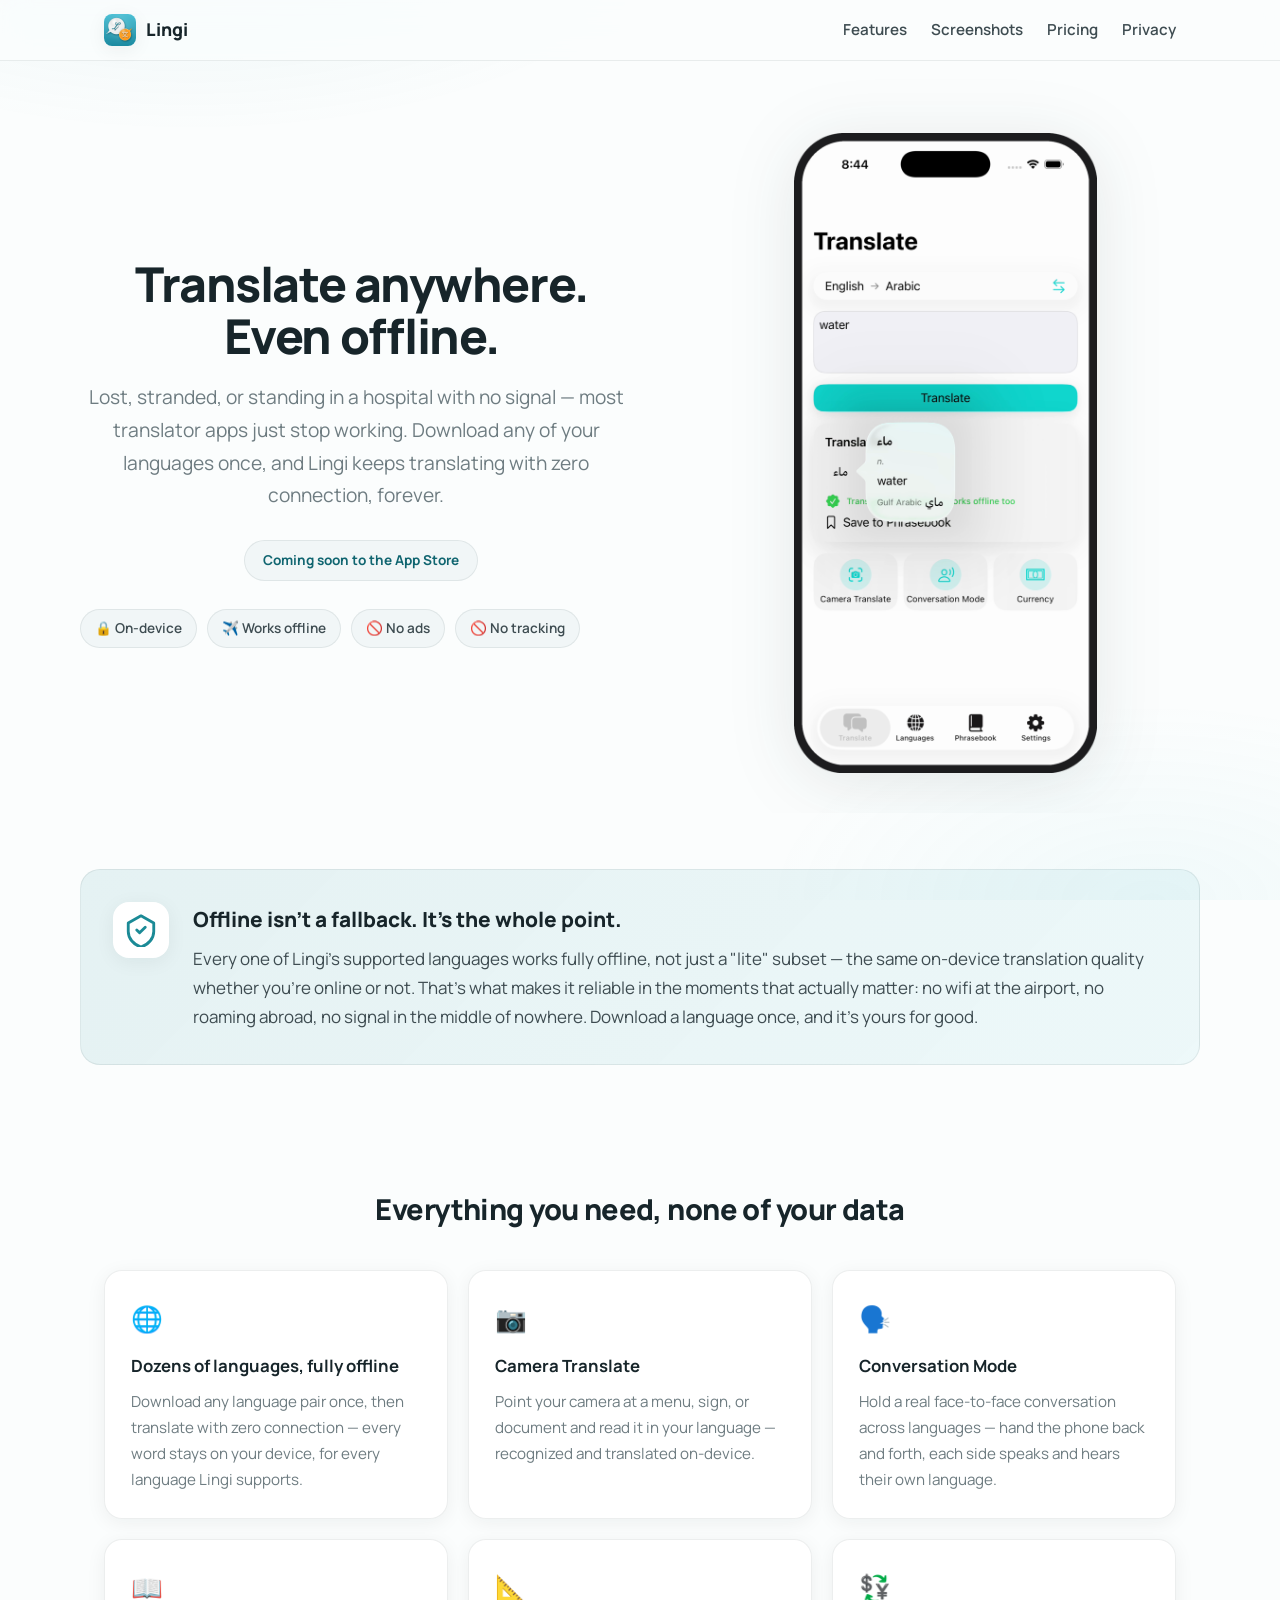
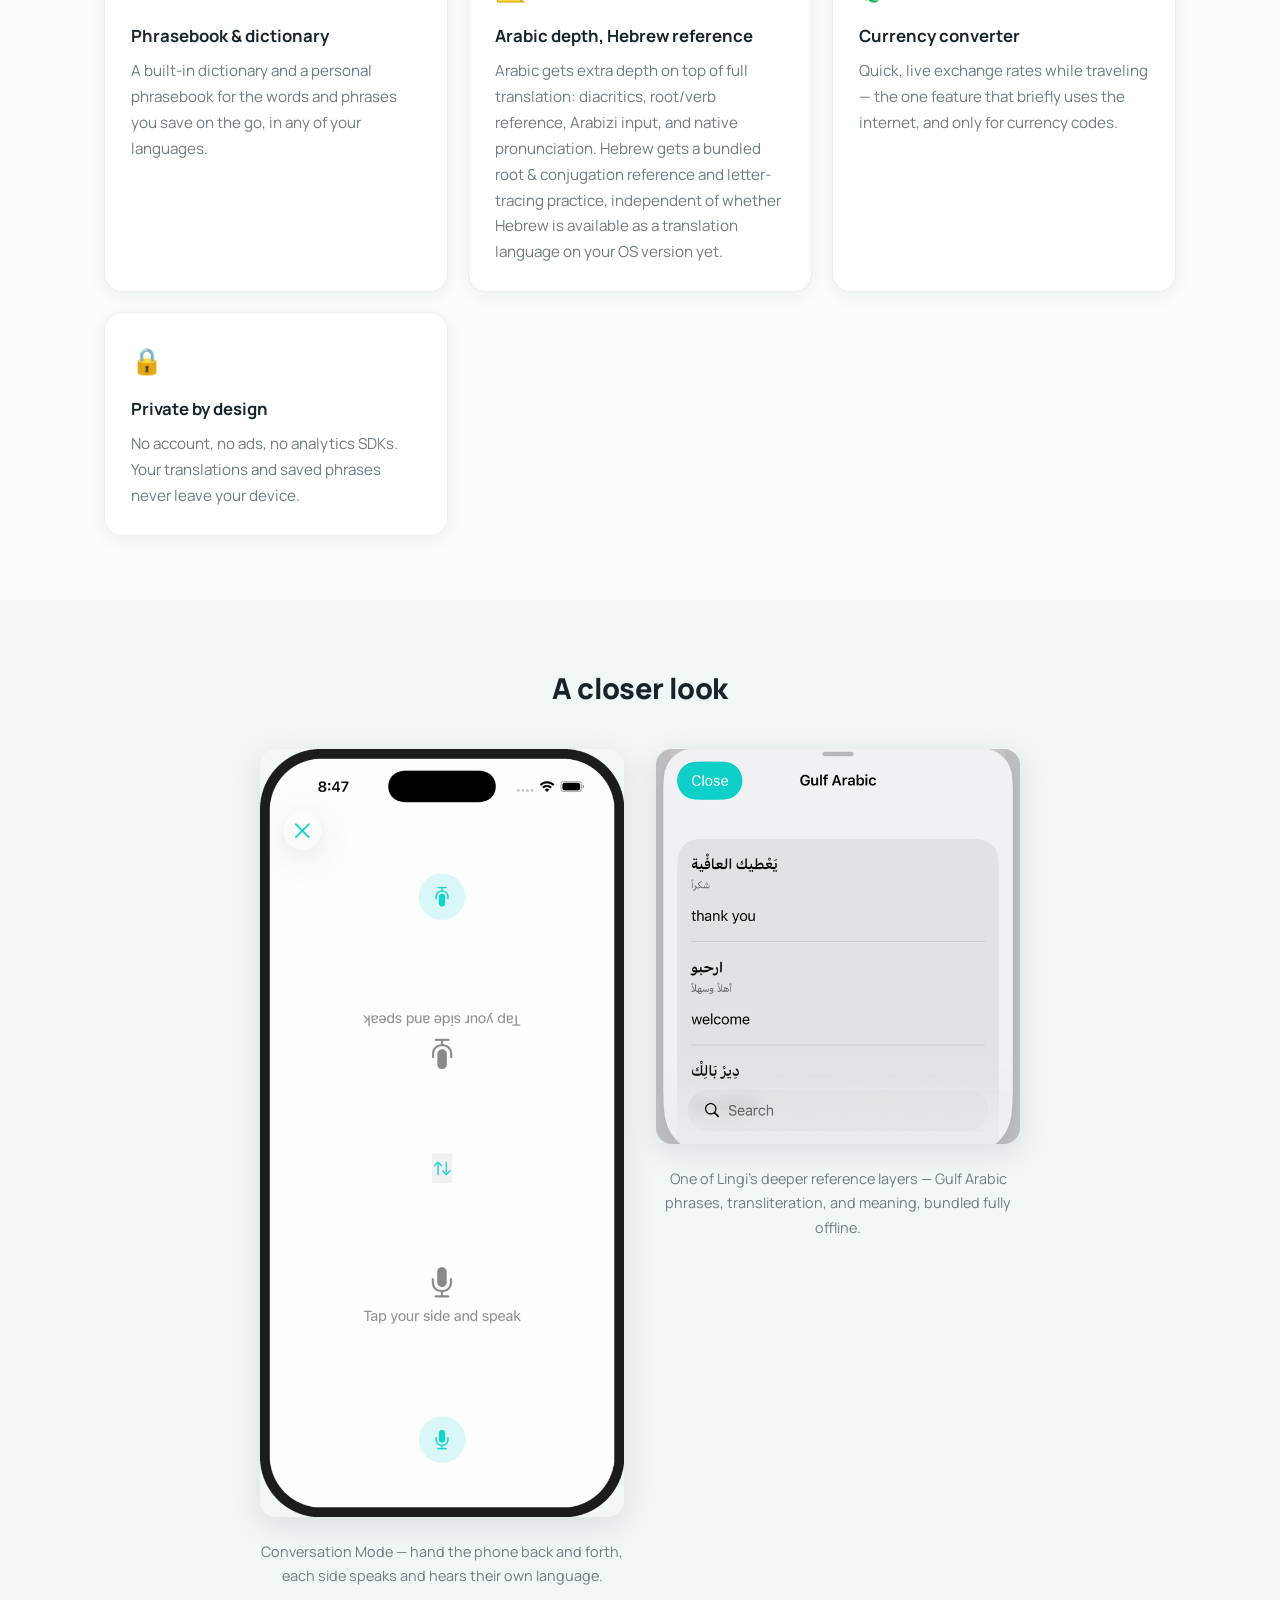
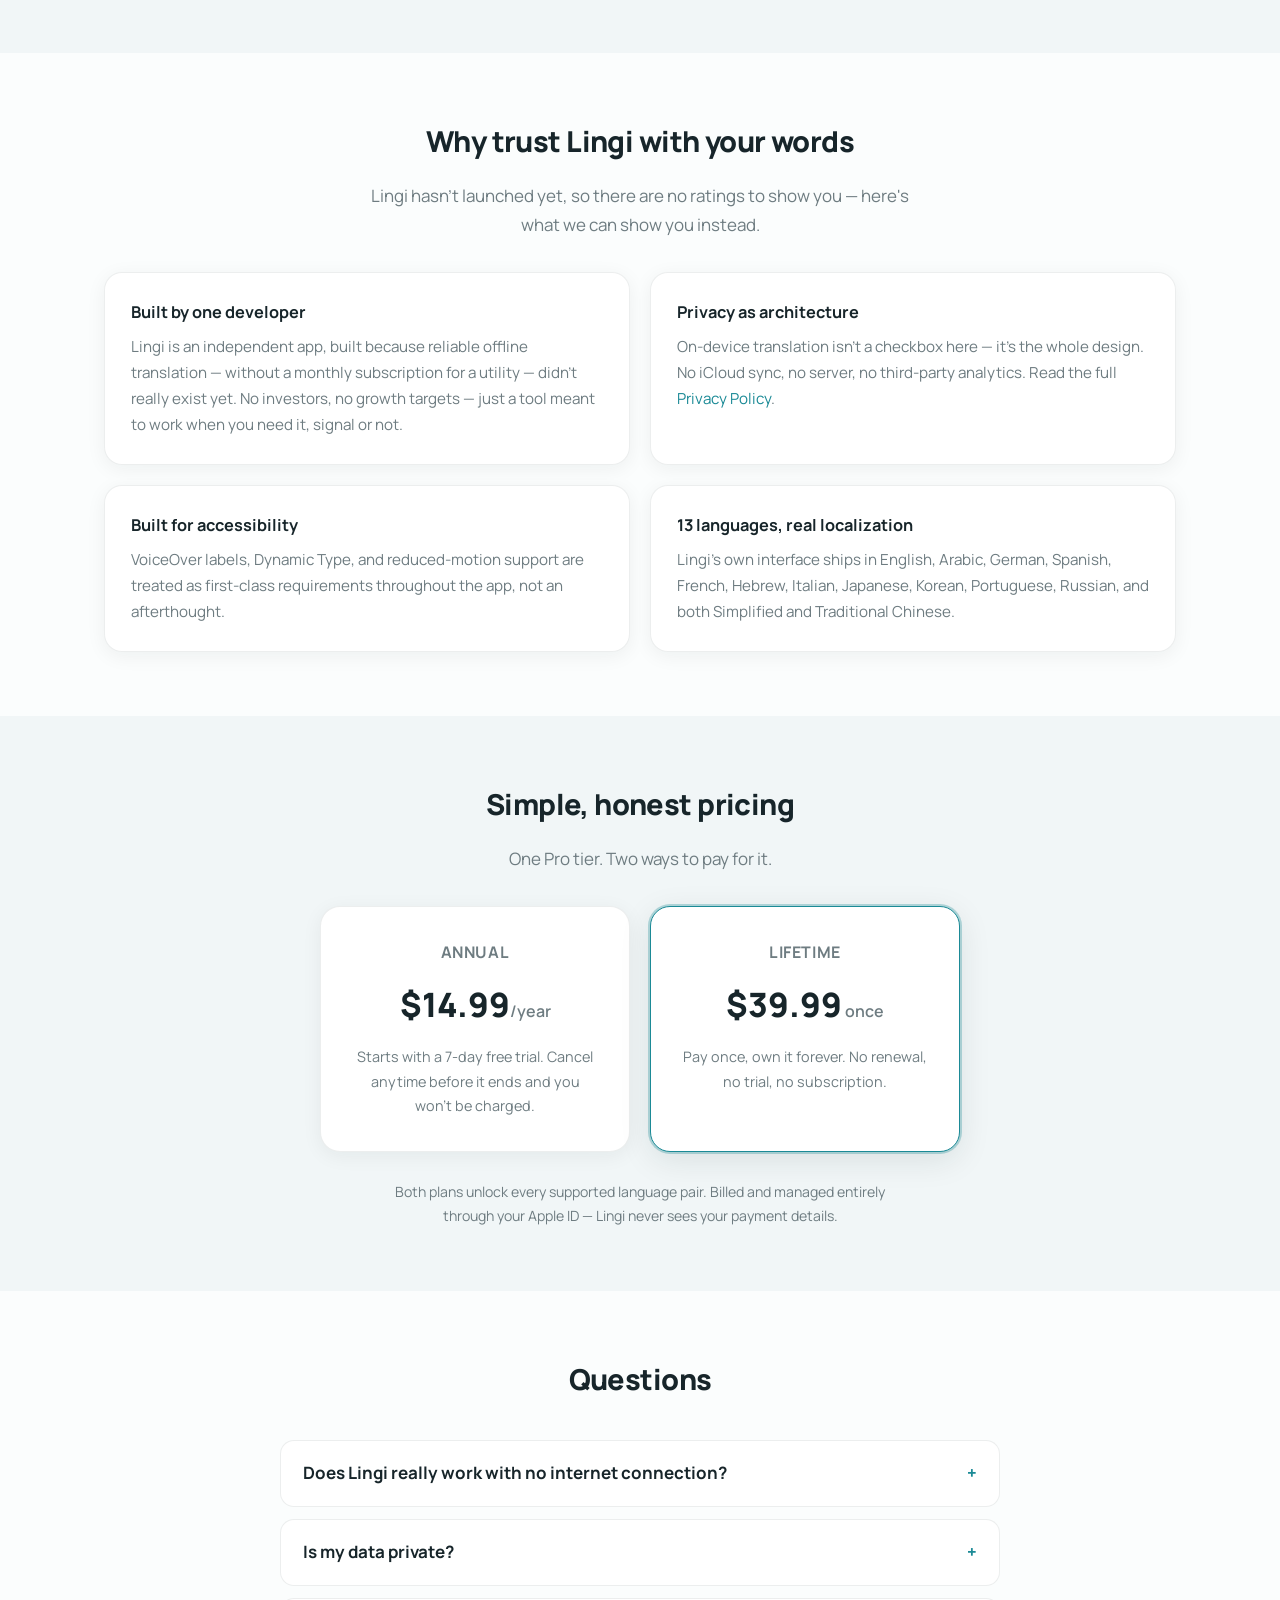
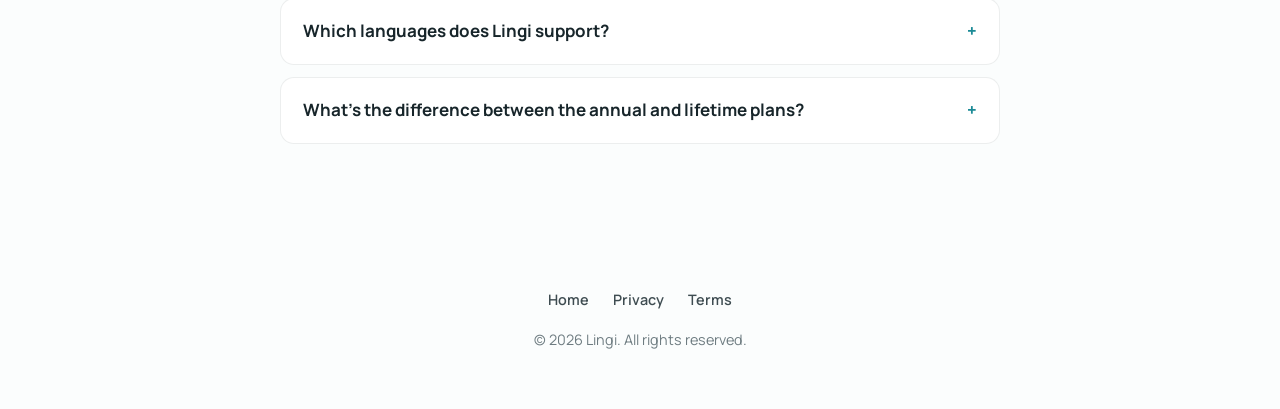
<file: index.html>
<!DOCTYPE html>
<html lang="en">
<head>
<meta charset="UTF-8">
<meta name="viewport" content="width=device-width, initial-scale=1.0">
<title>Lingi — Translate Anywhere, Even Offline</title>
<meta name="description" content="Lingi is a private, on-device translator for iOS. Download your languages once, then translate forever with no signal, no data, and nothing leaving your device.">
<link rel="canonical" href="https://lufaur.github.io/lingiapp/">
<link rel="stylesheet" href="style.css">
<link rel="icon" type="image/png" href="app-icon.png">
<link rel="apple-touch-icon" href="assets/apple-touch-icon.png">
<meta name="theme-color" content="#1B8A96">
<meta name="color-scheme" content="light dark">

<!-- Open Graph -->
<meta property="og:type" content="website">
<meta property="og:site_name" content="Lingi">
<meta property="og:title" content="Lingi — Translate Anywhere, Even Offline">
<meta property="og:description" content="A private, on-device translator for iOS. Download your languages once, then translate forever — no signal, no data, nothing leaving your device.">
<meta property="og:url" content="https://lufaur.github.io/lingiapp/">
<meta property="og:image" content="https://lufaur.github.io/lingiapp/assets/og-image.jpg">
<meta property="og:image:width" content="1200">
<meta property="og:image:height" content="630">
<meta property="og:locale" content="en_US">

<!-- Twitter -->
<meta name="twitter:card" content="summary_large_image">
<meta name="twitter:title" content="Lingi — Translate Anywhere, Even Offline">
<meta name="twitter:description" content="A private, on-device translator for iOS. No signal, no data, nothing leaving your device.">
<meta name="twitter:image" content="https://lufaur.github.io/lingiapp/assets/og-image.jpg">

<!-- hreflang: this site currently ships English only; the app's 13 UI locales are a planned follow-up (see README) -->
<link rel="alternate" hreflang="x-default" href="https://lufaur.github.io/lingiapp/">
<link rel="alternate" hreflang="en" href="https://lufaur.github.io/lingiapp/">

<script type="application/ld+json">
{
  "@context": "https://schema.org",
  "@type": "SoftwareApplication",
  "name": "Lingi",
  "operatingSystem": "iOS",
  "applicationCategory": "UtilitiesApplication",
  "description": "A private, on-device translator for iOS. Download your languages once, then translate forever with no signal, no data, and nothing leaving your device.",
  "offers": [
    {
      "@type": "Offer",
      "name": "Lingi Pro (Annual)",
      "price": "14.99",
      "priceCurrency": "USD",
      "category": "subscription"
    },
    {
      "@type": "Offer",
      "name": "Lingi Pro (Lifetime)",
      "price": "39.99",
      "priceCurrency": "USD",
      "category": "one-time purchase"
    }
  ]
}
</script>
</head>
<body>

<nav class="site-nav">
  <div class="site-nav-inner">
    <a href="index.html" class="brand">
      <img src="app-icon.png" alt="Lingi" class="brand-mark">
      <span>Lingi</span>
    </a>
    <div class="site-nav-links">
      <a href="#features">Features</a>
      <a href="#screenshots">Screenshots</a>
      <a href="#pricing">Pricing</a>
      <a href="privacy.html">Privacy</a>
    </div>
  </div>
</nav>

<header class="hero-section">
  <div class="hero-inner">
    <div class="hero-copy">
      <h1>Translate anywhere.<br>Even offline.</h1>
      <p class="hero-lede">Lost, stranded, or standing in a hospital with no signal — most translator apps just stop working. Download any of your languages once, and Lingi keeps translating with zero connection, forever.</p>
      <div class="hero-cta-row">
        <span class="badge-soon">Coming soon to the App Store</span>
      </div>
      <div class="trust-chip-row">
        <span class="pill">🔒 On-device</span>
        <span class="pill">✈️ Works offline</span>
        <span class="pill">🚫 No ads</span>
        <span class="pill">🚫 No tracking</span>
      </div>
    </div>
    <div class="hero-visual">
      <img src="assets/hero-translate.png" alt="Lingi's Translate screen showing an English-to-Arabic translation of the word &quot;water,&quot; with a dictionary lookup popover and quick links to Camera Translate, Conversation Mode, and Currency." class="hero-device-img">
    </div>
  </div>
</header>

<section class="signature-band">
  <div class="wide-container signature-inner">
    <div class="signature-icon" aria-hidden="true">
      <svg width="34" height="34" viewBox="0 0 24 24" fill="none" stroke="currentColor" stroke-width="2" stroke-linecap="round" stroke-linejoin="round"><path d="M12 2 3 7v6c0 5 3.8 9.4 9 11 5.2-1.6 9-6 9-11V7l-9-5Z"/><path d="m9 12 2 2 4-4"/></svg>
    </div>
    <div>
      <h2>Offline isn't a fallback. It's the whole point.</h2>
      <p>Every one of Lingi's supported languages works fully offline, not just a "lite" subset — the same on-device translation quality whether you're online or not. That's what makes it reliable in the moments that actually matter: no wifi at the airport, no roaming abroad, no signal in the middle of nowhere. Download a language once, and it's yours for good.</p>
    </div>
  </div>
</section>

<section id="features" class="section">
  <div class="wide-container">
    <h2 class="section-title">Everything you need, none of your data</h2>
    <div class="feature-grid">
      <div class="feature-card">
        <div class="feature-icon" aria-hidden="true">🌐</div>
        <h3>Dozens of languages, fully offline</h3>
        <p>Download any language pair once, then translate with zero connection — every word stays on your device, for every language Lingi supports.</p>
      </div>
      <div class="feature-card">
        <div class="feature-icon" aria-hidden="true">📷</div>
        <h3>Camera Translate</h3>
        <p>Point your camera at a menu, sign, or document and read it in your language — recognized and translated on-device.</p>
      </div>
      <div class="feature-card">
        <div class="feature-icon" aria-hidden="true">🗣️</div>
        <h3>Conversation Mode</h3>
        <p>Hold a real face-to-face conversation across languages — hand the phone back and forth, each side speaks and hears their own language.</p>
      </div>
      <div class="feature-card">
        <div class="feature-icon" aria-hidden="true">📖</div>
        <h3>Phrasebook &amp; dictionary</h3>
        <p>A built-in dictionary and a personal phrasebook for the words and phrases you save on the go, in any of your languages.</p>
      </div>
      <div class="feature-card">
        <div class="feature-icon" aria-hidden="true">📐</div>
        <h3>Arabic depth, Hebrew reference</h3>
        <p>Arabic gets extra depth on top of full translation: diacritics, root/verb reference, Arabizi input, and native pronunciation. Hebrew gets a bundled root &amp; conjugation reference and letter-tracing practice, independent of whether Hebrew is available as a translation language on your OS version yet.</p>
      </div>
      <div class="feature-card">
        <div class="feature-icon" aria-hidden="true">💱</div>
        <h3>Currency converter</h3>
        <p>Quick, live exchange rates while traveling — the one feature that briefly uses the internet, and only for currency codes.</p>
      </div>
      <div class="feature-card">
        <div class="feature-icon" aria-hidden="true">🔒</div>
        <h3>Private by design</h3>
        <p>No account, no ads, no analytics SDKs. Your translations and saved phrases never leave your device.</p>
      </div>
    </div>
  </div>
</section>

<section id="screenshots" class="section section-dim">
  <div class="wide-container">
    <h2 class="section-title">A closer look</h2>
    <div class="gallery">
      <figure class="gallery-item">
        <img src="assets/device-conversation.png" alt="Lingi's Conversation Mode screen, showing a split face-to-face layout with a mic button on each side, ready for a two-way spoken conversation.">
        <figcaption>Conversation Mode — hand the phone back and forth, each side speaks and hears their own language.</figcaption>
      </figure>
      <figure class="gallery-item">
        <img src="assets/gulfdialect-card.png" alt="Lingi's Gulf Arabic phrase reference sheet, showing common phrases in Arabic script, transliteration, and English translation.">
        <figcaption>One of Lingi's deeper reference layers — Gulf Arabic phrases, transliteration, and meaning, bundled fully offline.</figcaption>
      </figure>
    </div>
  </div>
</section>

<section class="section trust-section">
  <div class="wide-container">
    <h2 class="section-title">Why trust Lingi with your words</h2>
    <p class="trust-lede">Lingi hasn't launched yet, so there are no ratings to show you — here's what we can show you instead.</p>
    <div class="trust-grid">
      <div class="trust-card">
        <h3>Built by one developer</h3>
        <p>Lingi is an independent app, built because reliable offline translation — without a monthly subscription for a utility — didn't really exist yet. No investors, no growth targets — just a tool meant to work when you need it, signal or not.</p>
      </div>
      <div class="trust-card">
        <h3>Privacy as architecture</h3>
        <p>On-device translation isn't a checkbox here — it's the whole design. No iCloud sync, no server, no third-party analytics. Read the full <a href="privacy.html">Privacy Policy</a>.</p>
      </div>
      <div class="trust-card">
        <h3>Built for accessibility</h3>
        <p>VoiceOver labels, Dynamic Type, and reduced-motion support are treated as first-class requirements throughout the app, not an afterthought.</p>
      </div>
      <div class="trust-card">
        <h3>13 languages, real localization</h3>
        <p>Lingi's own interface ships in English, Arabic, German, Spanish, French, Hebrew, Italian, Japanese, Korean, Portuguese, Russian, and both Simplified and Traditional Chinese.</p>
      </div>
    </div>
  </div>
</section>

<section id="pricing" class="section section-dim">
  <div class="wide-container">
    <h2 class="section-title">Simple, honest pricing</h2>
    <p class="trust-lede">One Pro tier. Two ways to pay for it.</p>
    <div class="price-cards">
      <div class="price-card">
        <h3>Annual</h3>
        <p class="price-amount">$14.99<span>/year</span></p>
        <p class="price-detail">Starts with a 7-day free trial. Cancel anytime before it ends and you won't be charged.</p>
      </div>
      <div class="price-card price-card-featured">
        <h3>Lifetime</h3>
        <p class="price-amount">$39.99<span> once</span></p>
        <p class="price-detail">Pay once, own it forever. No renewal, no trial, no subscription.</p>
      </div>
    </div>
    <p class="price-footnote">Both plans unlock every supported language pair. Billed and managed entirely through your Apple ID — Lingi never sees your payment details.</p>
  </div>
</section>

<section class="section faq-section">
  <div class="wide-container">
    <h2 class="section-title">Questions</h2>
    <div class="faq-list">
      <details class="faq-item">
        <summary>Does Lingi really work with no internet connection?</summary>
        <p>Yes, for every downloaded language pair. Translation, camera scanning, Conversation Mode, and the dictionary all run entirely on your device using Apple's Translation framework. The only feature that briefly uses the internet is the optional Currency Converter.</p>
      </details>
      <details class="faq-item">
        <summary>Is my data private?</summary>
        <p>Everything you translate, save, or scan stays on your device — nothing syncs to iCloud or any server. See the full <a href="privacy.html">Privacy Policy</a> for details.</p>
      </details>
      <details class="faq-item">
        <summary>Which languages does Lingi support?</summary>
        <p>Lingi covers the broad, growing set of languages Apple's on-device Translation framework supports on your device — Apple adds more with each OS release. Arabic gets extra depth on top of full translation: a bundled dictionary, offline camera translation, diacritics, and root/verb reference. Hebrew gets a bundled root &amp; conjugation reference independent of live translation availability.</p>
      </details>
      <details class="faq-item">
        <summary>What's the difference between the annual and lifetime plans?</summary>
        <p>Both unlock the same features. Annual is $14.99/year with a 7-day free trial and auto-renews unless canceled. Lifetime is a one-time $39.99 payment with no renewal, ever.</p>
      </details>
    </div>
  </div>
</section>

<footer class="site-footer">
  <div class="wide-container">
    <nav>
      <a href="index.html">Home</a>
      <a href="privacy.html">Privacy</a>
      <a href="terms.html">Terms</a>
    </nav>
    <p>&copy; 2026 Lingi. All rights reserved.</p>
  </div>
</footer>

</body>
</html>
</file>
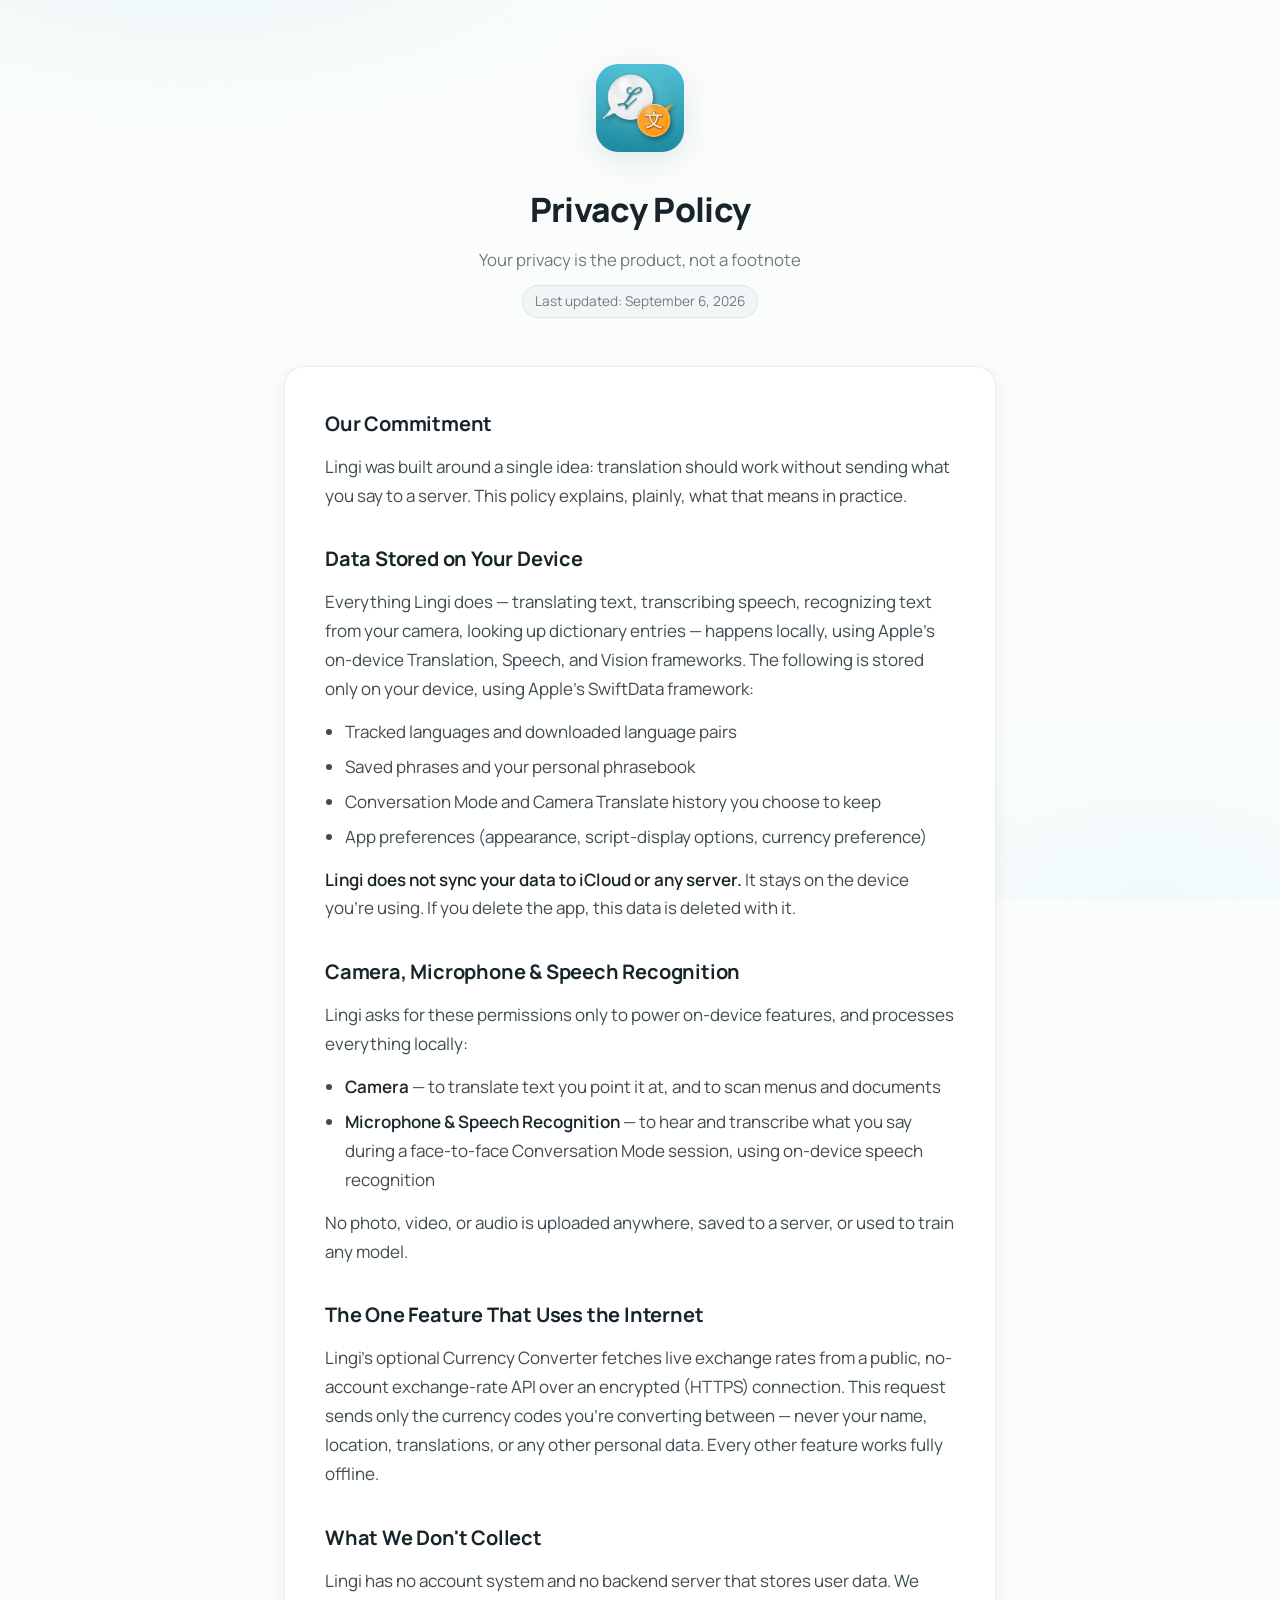
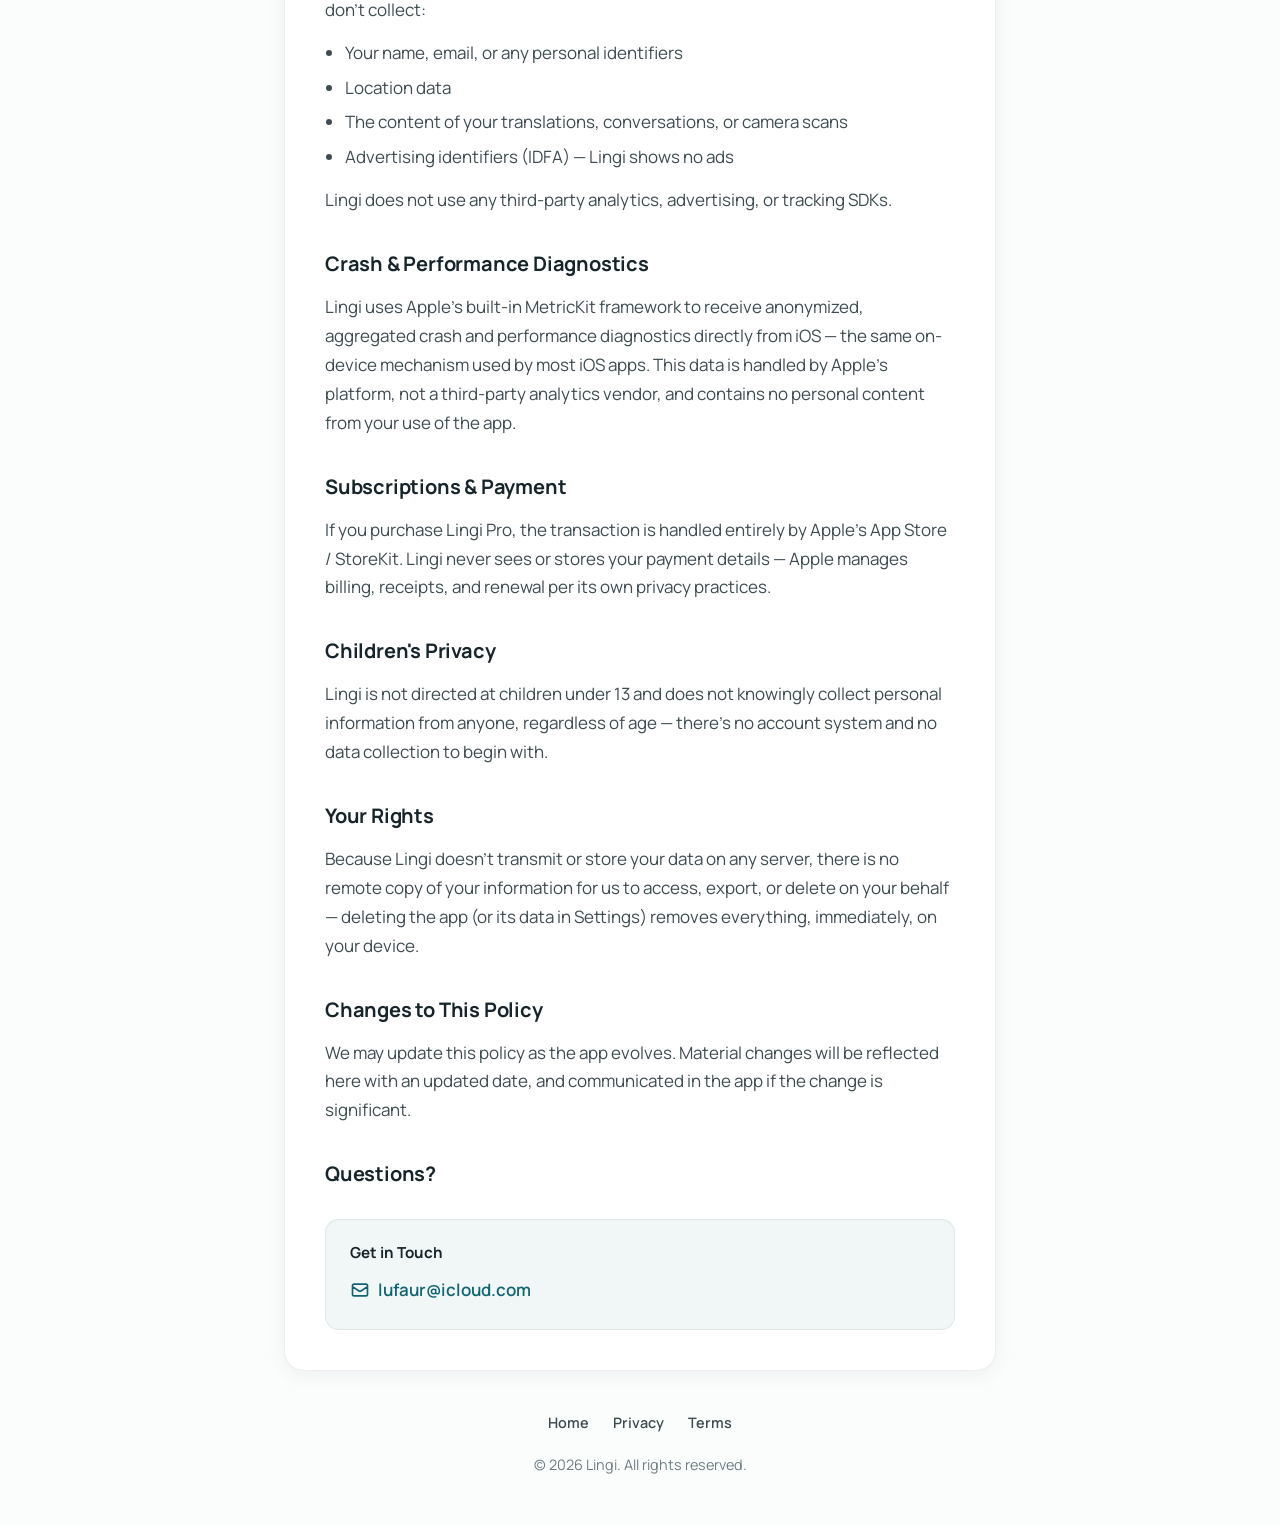
<file: privacy.html>
<!DOCTYPE html>
<html lang="en">
<head>
    <meta charset="UTF-8">
    <meta name="viewport" content="width=device-width, initial-scale=1.0">
    <title>Privacy Policy - Lingi</title>
    <meta name="description" content="Learn how Lingi protects your privacy. Your translations and data stay on your device — we don't collect, transmit, or sell your information.">
    <link rel="stylesheet" href="style.css">
    <link rel="icon" type="image/png" href="app-icon.png">
    <meta name="theme-color" content="#1B8A96">
</head>
<body>
    <div class="container">
        <header>
            <img src="app-icon.png" alt="Lingi" class="logo">
            <h1>Privacy Policy</h1>
            <p class="subtitle">Your privacy is the product, not a footnote</p>
            <span class="last-updated">Last updated: September 6, 2026</span>
        </header>

        <main>
            <h2>Our Commitment</h2>
            <p>Lingi was built around a single idea: translation should work without sending what you say to a server. This policy explains, plainly, what that means in practice.</p>

            <h2>Data Stored on Your Device</h2>
            <p>Everything Lingi does — translating text, transcribing speech, recognizing text from your camera, looking up dictionary entries — happens locally, using Apple's on-device Translation, Speech, and Vision frameworks. The following is stored only on your device, using Apple's SwiftData framework:</p>
            <ul>
                <li>Tracked languages and downloaded language pairs</li>
                <li>Saved phrases and your personal phrasebook</li>
                <li>Conversation Mode and Camera Translate history you choose to keep</li>
                <li>App preferences (appearance, script-display options, currency preference)</li>
            </ul>
            <p><strong>Lingi does not sync your data to iCloud or any server.</strong> It stays on the device you're using. If you delete the app, this data is deleted with it.</p>

            <h2>Camera, Microphone &amp; Speech Recognition</h2>
            <p>Lingi asks for these permissions only to power on-device features, and processes everything locally:</p>
            <ul>
                <li><strong>Camera</strong> — to translate text you point it at, and to scan menus and documents</li>
                <li><strong>Microphone &amp; Speech Recognition</strong> — to hear and transcribe what you say during a face-to-face Conversation Mode session, using on-device speech recognition</li>
            </ul>
            <p>No photo, video, or audio is uploaded anywhere, saved to a server, or used to train any model.</p>

            <h2>The One Feature That Uses the Internet</h2>
            <p>Lingi's optional Currency Converter fetches live exchange rates from a public, no-account exchange-rate API over an encrypted (HTTPS) connection. This request sends only the currency codes you're converting between — never your name, location, translations, or any other personal data. Every other feature works fully offline.</p>

            <h2>What We Don't Collect</h2>
            <p>Lingi has no account system and no backend server that stores user data. We don't collect:</p>
            <ul>
                <li>Your name, email, or any personal identifiers</li>
                <li>Location data</li>
                <li>The content of your translations, conversations, or camera scans</li>
                <li>Advertising identifiers (IDFA) — Lingi shows no ads</li>
            </ul>
            <p>Lingi does not use any third-party analytics, advertising, or tracking SDKs.</p>

            <h2>Crash &amp; Performance Diagnostics</h2>
            <p>Lingi uses Apple's built-in MetricKit framework to receive anonymized, aggregated crash and performance diagnostics directly from iOS — the same on-device mechanism used by most iOS apps. This data is handled by Apple's platform, not a third-party analytics vendor, and contains no personal content from your use of the app.</p>

            <h2>Subscriptions &amp; Payment</h2>
            <p>If you purchase Lingi Pro, the transaction is handled entirely by Apple's App Store / StoreKit. Lingi never sees or stores your payment details — Apple manages billing, receipts, and renewal per its own privacy practices.</p>

            <h2>Children's Privacy</h2>
            <p>Lingi is not directed at children under 13 and does not knowingly collect personal information from anyone, regardless of age — there's no account system and no data collection to begin with.</p>

            <h2>Your Rights</h2>
            <p>Because Lingi doesn't transmit or store your data on any server, there is no remote copy of your information for us to access, export, or delete on your behalf — deleting the app (or its data in Settings) removes everything, immediately, on your device.</p>

            <h2>Changes to This Policy</h2>
            <p>We may update this policy as the app evolves. Material changes will be reflected here with an updated date, and communicated in the app if the change is significant.</p>

            <h2>Questions?</h2>
            <div class="contact-card">
                <h3>Get in Touch</h3>
                <a href="mailto:lufaur@icloud.com?subject=Lingi%20Privacy%20Question" class="contact-link">
                    <svg xmlns="http://www.w3.org/2000/svg" width="20" height="20" fill="none" viewBox="0 0 24 24" stroke="currentColor">
                        <path stroke-linecap="round" stroke-linejoin="round" stroke-width="2" d="M3 8l7.89 5.26a2 2 0 002.22 0L21 8M5 19h14a2 2 0 002-2V7a2 2 0 00-2-2H5a2 2 0 00-2 2v10a2 2 0 002 2z" />
                    </svg>
                    lufaur@icloud.com
                </a>
            </div>
        </main>

        <footer>
            <nav>
                <a href="index.html">Home</a>
                <a href="privacy.html">Privacy</a>
                <a href="terms.html">Terms</a>
            </nav>
            <p>&copy; 2026 Lingi. All rights reserved.</p>
        </footer>
    </div>
</body>
</html>
</file>
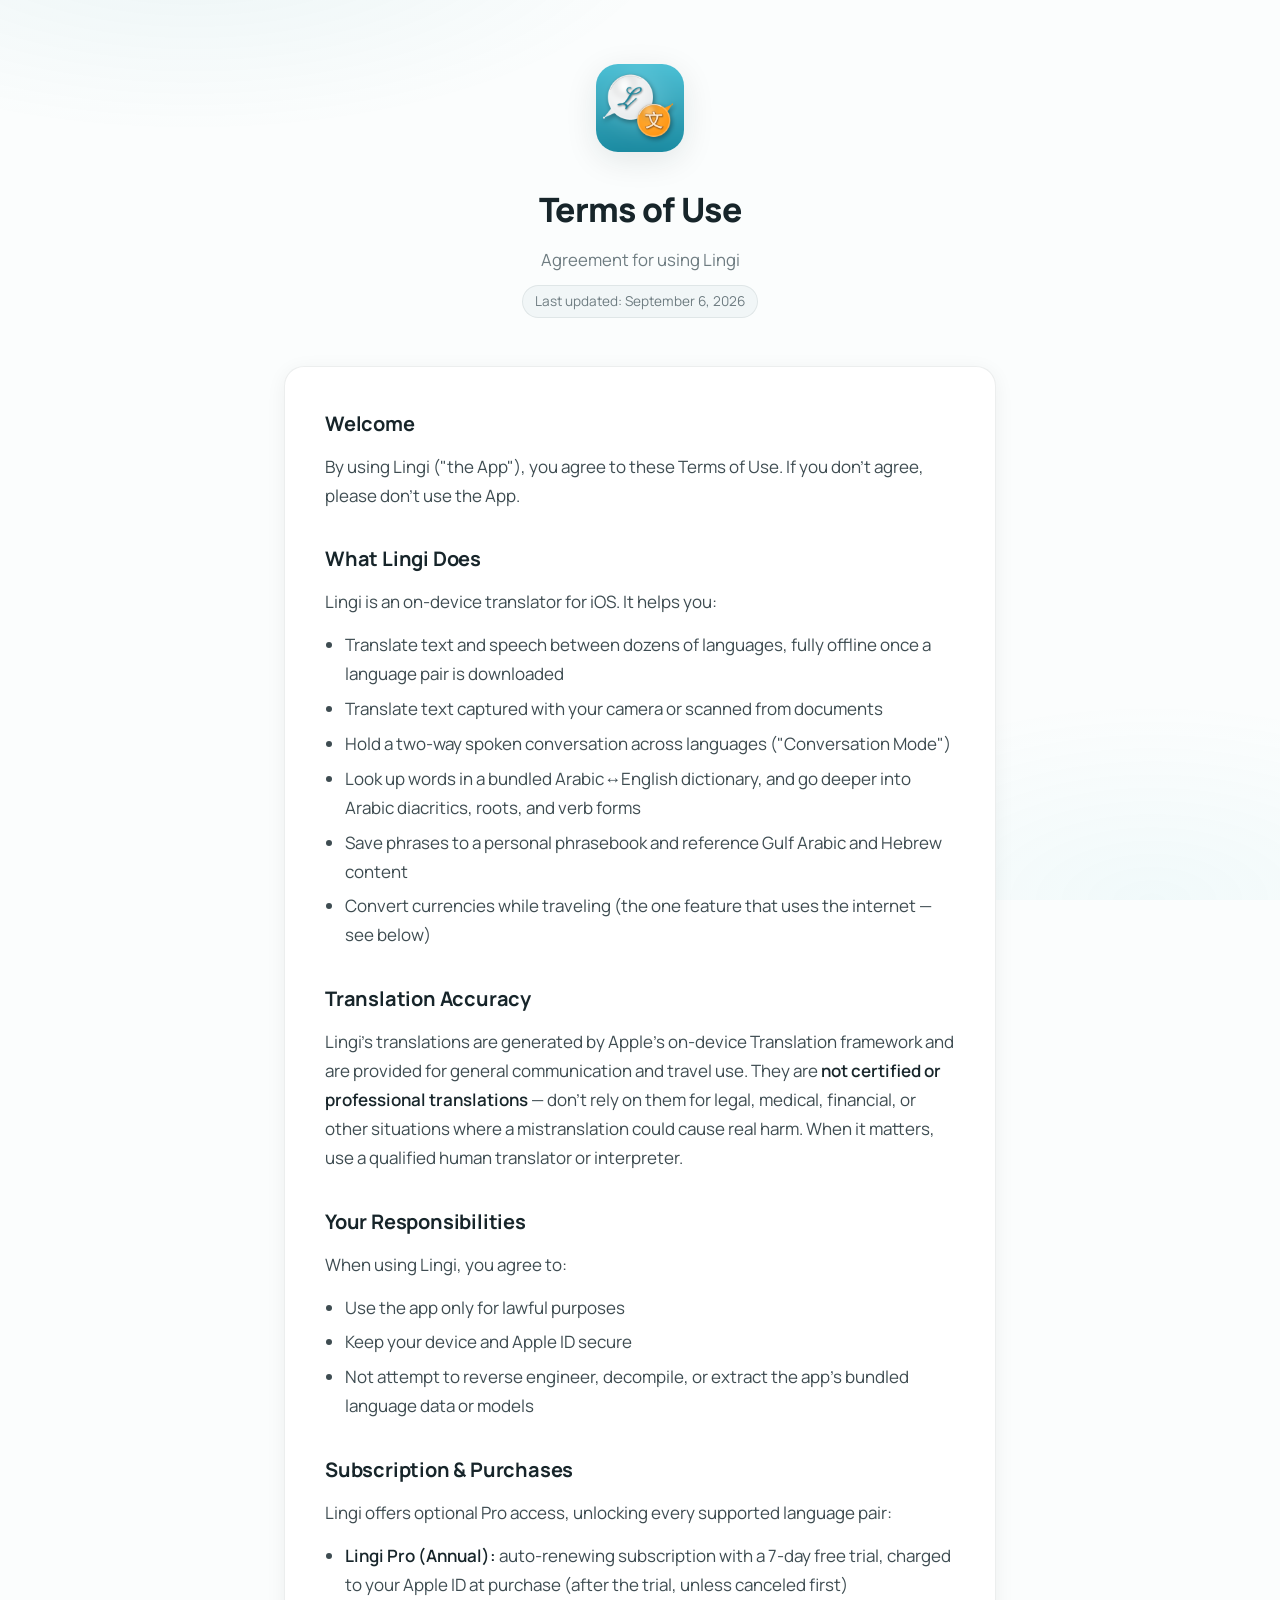
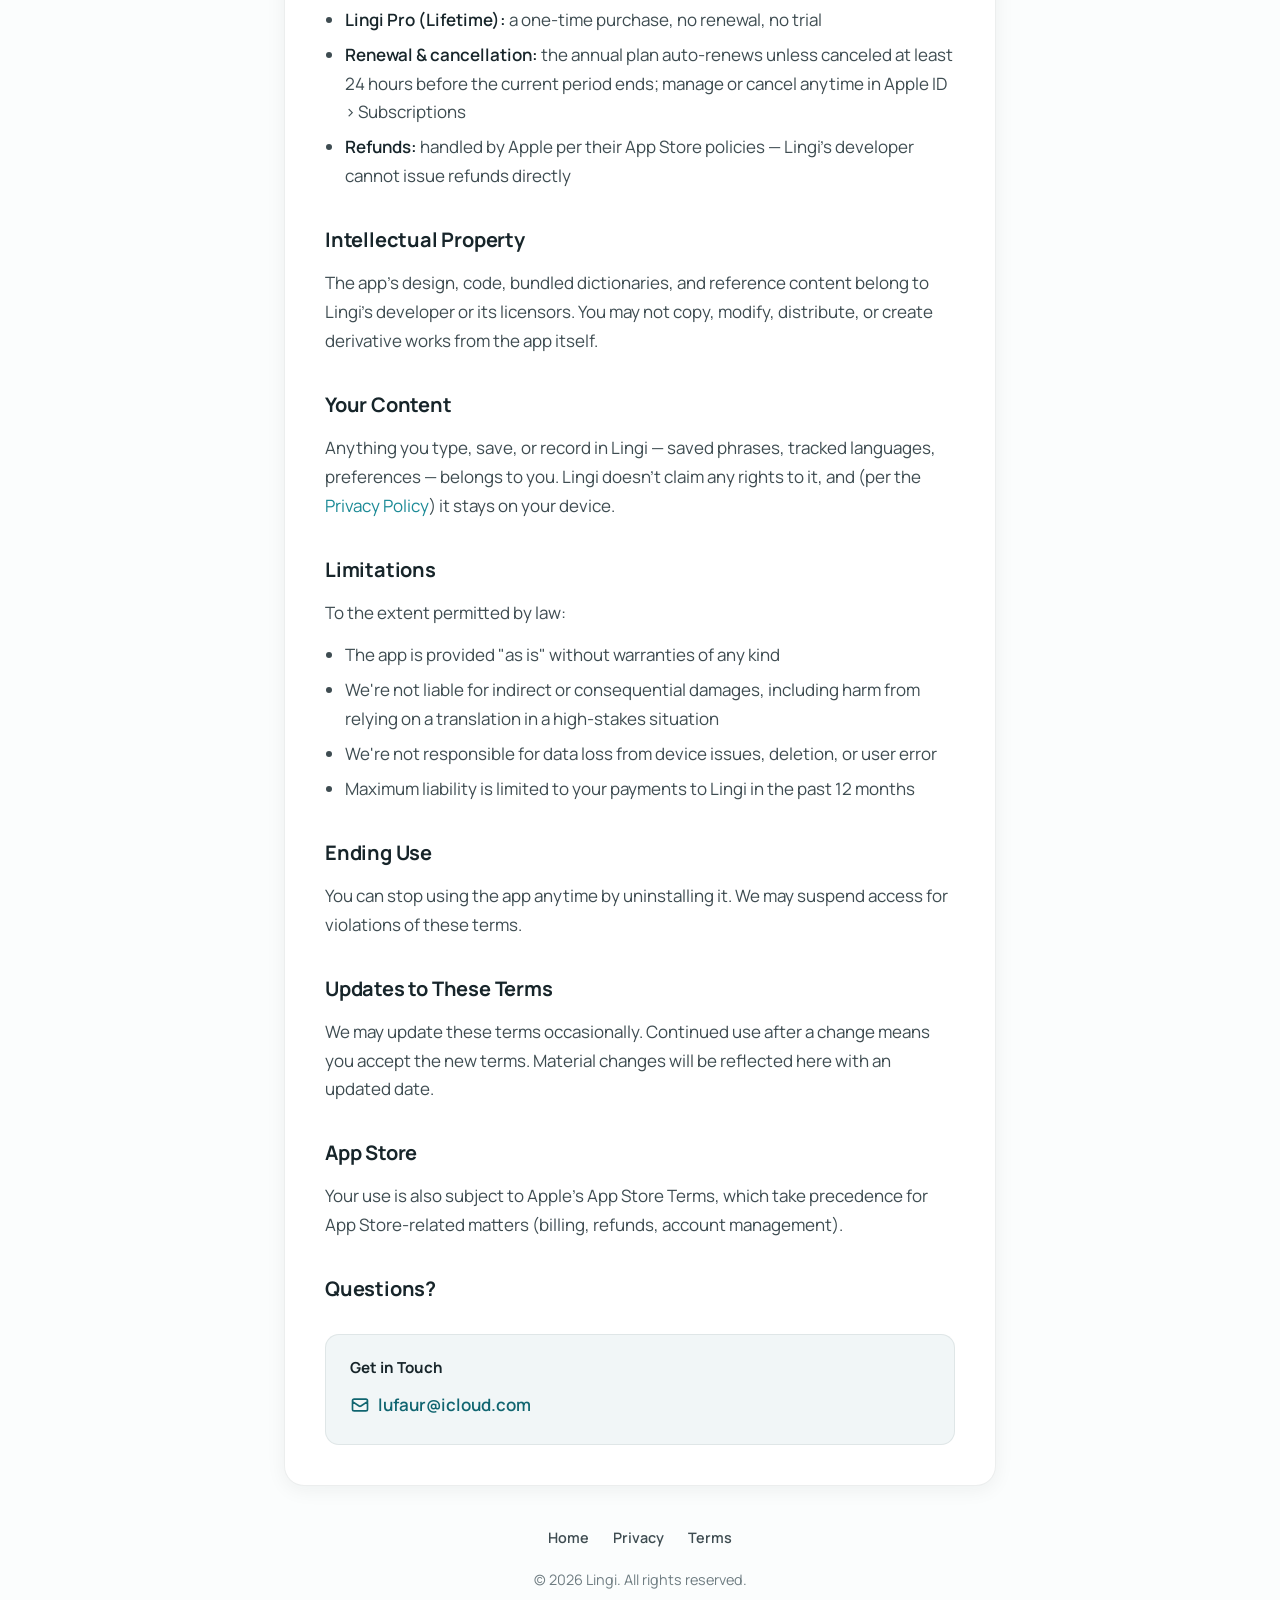
<file: terms.html>
<!DOCTYPE html>
<html lang="en">
<head>
    <meta charset="UTF-8">
    <meta name="viewport" content="width=device-width, initial-scale=1.0">
    <title>Terms of Use - Lingi</title>
    <meta name="description" content="Terms of Use for Lingi, the private on-device translator app for iOS.">
    <link rel="stylesheet" href="style.css">
    <link rel="icon" type="image/png" href="app-icon.png">
    <meta name="theme-color" content="#1B8A96">
</head>
<body>
    <div class="container">
        <header>
            <img src="app-icon.png" alt="Lingi" class="logo">
            <h1>Terms of Use</h1>
            <p class="subtitle">Agreement for using Lingi</p>
            <span class="last-updated">Last updated: September 6, 2026</span>
        </header>

        <main>
            <h2>Welcome</h2>
            <p>By using Lingi ("the App"), you agree to these Terms of Use. If you don't agree, please don't use the App.</p>

            <h2>What Lingi Does</h2>
            <p>Lingi is an on-device translator for iOS. It helps you:</p>
            <ul>
                <li>Translate text and speech between dozens of languages, fully offline once a language pair is downloaded</li>
                <li>Translate text captured with your camera or scanned from documents</li>
                <li>Hold a two-way spoken conversation across languages ("Conversation Mode")</li>
                <li>Look up words in a bundled Arabic&harr;English dictionary, and go deeper into Arabic diacritics, roots, and verb forms</li>
                <li>Save phrases to a personal phrasebook and reference Gulf Arabic and Hebrew content</li>
                <li>Convert currencies while traveling (the one feature that uses the internet — see below)</li>
            </ul>

            <h2>Translation Accuracy</h2>
            <p>Lingi's translations are generated by Apple's on-device Translation framework and are provided for general communication and travel use. They are <strong>not certified or professional translations</strong> — don't rely on them for legal, medical, financial, or other situations where a mistranslation could cause real harm. When it matters, use a qualified human translator or interpreter.</p>

            <h2>Your Responsibilities</h2>
            <p>When using Lingi, you agree to:</p>
            <ul>
                <li>Use the app only for lawful purposes</li>
                <li>Keep your device and Apple ID secure</li>
                <li>Not attempt to reverse engineer, decompile, or extract the app's bundled language data or models</li>
            </ul>

            <h2>Subscription &amp; Purchases</h2>
            <p>Lingi offers optional Pro access, unlocking every supported language pair:</p>
            <ul>
                <li><strong>Lingi Pro (Annual):</strong> auto-renewing subscription with a 7-day free trial, charged to your Apple ID at purchase (after the trial, unless canceled first)</li>
                <li><strong>Lingi Pro (Lifetime):</strong> a one-time purchase, no renewal, no trial</li>
                <li><strong>Renewal &amp; cancellation:</strong> the annual plan auto-renews unless canceled at least 24 hours before the current period ends; manage or cancel anytime in Apple ID &rsaquo; Subscriptions</li>
                <li><strong>Refunds:</strong> handled by Apple per their App Store policies — Lingi's developer cannot issue refunds directly</li>
            </ul>

            <h2>Intellectual Property</h2>
            <p>The app's design, code, bundled dictionaries, and reference content belong to Lingi's developer or its licensors. You may not copy, modify, distribute, or create derivative works from the app itself.</p>

            <h2>Your Content</h2>
            <p>Anything you type, save, or record in Lingi — saved phrases, tracked languages, preferences — belongs to you. Lingi doesn't claim any rights to it, and (per the <a href="privacy.html">Privacy Policy</a>) it stays on your device.</p>

            <h2>Limitations</h2>
            <p>To the extent permitted by law:</p>
            <ul>
                <li>The app is provided "as is" without warranties of any kind</li>
                <li>We're not liable for indirect or consequential damages, including harm from relying on a translation in a high-stakes situation</li>
                <li>We're not responsible for data loss from device issues, deletion, or user error</li>
                <li>Maximum liability is limited to your payments to Lingi in the past 12 months</li>
            </ul>

            <h2>Ending Use</h2>
            <p>You can stop using the app anytime by uninstalling it. We may suspend access for violations of these terms.</p>

            <h2>Updates to These Terms</h2>
            <p>We may update these terms occasionally. Continued use after a change means you accept the new terms. Material changes will be reflected here with an updated date.</p>

            <h2>App Store</h2>
            <p>Your use is also subject to Apple's App Store Terms, which take precedence for App Store-related matters (billing, refunds, account management).</p>

            <h2>Questions?</h2>
            <div class="contact-card">
                <h3>Get in Touch</h3>
                <a href="mailto:lufaur@icloud.com?subject=Lingi%20Terms%20Question" class="contact-link">
                    <svg xmlns="http://www.w3.org/2000/svg" width="20" height="20" fill="none" viewBox="0 0 24 24" stroke="currentColor">
                        <path stroke-linecap="round" stroke-linejoin="round" stroke-width="2" d="M3 8l7.89 5.26a2 2 0 002.22 0L21 8M5 19h14a2 2 0 002-2V7a2 2 0 00-2-2H5a2 2 0 00-2 2v10a2 2 0 002 2z" />
                    </svg>
                    lufaur@icloud.com
                </a>
            </div>
        </main>

        <footer>
            <nav>
                <a href="index.html">Home</a>
                <a href="privacy.html">Privacy</a>
                <a href="terms.html">Terms</a>
            </nav>
            <p>&copy; 2026 Lingi. All rights reserved.</p>
        </footer>
    </div>
</body>
</html>
</file>
<file: style.css>
/*
 * Lingi - Legal & Support Pages
 * Design: clean, on-device-first translator aesthetic
 */

@import url('https://fonts.googleapis.com/css2?family=Manrope:wght@400;500;600;700;800&display=swap');

:root {
    --teal: #1B8A96;
    --teal-light: #4FC3D0;
    --teal-dark: #106570;
    --ink: #17252A;
    --ink-soft: #3E4C51;
    --ink-muted: #6E7C81;
    --paper: #FBFDFD;
    --paper-dim: #F1F6F7;
    --card: #FFFFFF;
    --border: rgba(23, 37, 42, 0.08);

    --shadow-soft: 0 4px 20px rgba(23, 37, 42, 0.06);
    --shadow-medium: 0 8px 32px rgba(23, 37, 42, 0.10);

    --ease-out-expo: cubic-bezier(0.16, 1, 0.3, 1);
}

@media (prefers-color-scheme: dark) {
    :root {
        --teal: #4FC3D0;
        --teal-light: #7ADAE3;
        --teal-dark: #2AA0AD;
        --ink: #EAF3F4;
        --ink-soft: #C7D6D8;
        --ink-muted: #8FA3A7;
        --paper: #0E1517;
        --paper-dim: #141D20;
        --card: #172124;
        --border: rgba(234, 243, 244, 0.08);
        --shadow-soft: 0 4px 20px rgba(0, 0, 0, 0.3);
        --shadow-medium: 0 8px 32px rgba(0, 0, 0, 0.4);
    }
}

*, *::before, *::after {
    margin: 0;
    padding: 0;
    box-sizing: border-box;
}

html {
    scroll-behavior: smooth;
}

body {
    font-family: 'Manrope', -apple-system, BlinkMacSystemFont, sans-serif;
    font-size: 17px;
    line-height: 1.7;
    color: var(--ink-soft);
    background: var(--paper);
    min-height: 100vh;
}

body::before {
    content: '';
    position: fixed;
    inset: 0;
    background:
        radial-gradient(ellipse 70% 45% at 15% -10%, rgba(27, 138, 150, 0.08) 0%, transparent 55%),
        radial-gradient(ellipse 55% 40% at 90% 100%, rgba(79, 195, 208, 0.06) 0%, transparent 55%);
    pointer-events: none;
    z-index: -1;
}

.container {
    max-width: 760px;
    margin: 0 auto;
    padding: 64px 24px 48px;
}

header {
    text-align: center;
    margin-bottom: 48px;
}

.logo {
    width: 88px;
    height: 88px;
    border-radius: 22px;
    box-shadow: var(--shadow-medium);
    margin-bottom: 20px;
}

h1 {
    font-size: 2.1rem;
    font-weight: 800;
    color: var(--ink);
    letter-spacing: -0.02em;
    margin-bottom: 8px;
}

.subtitle {
    font-size: 1.05rem;
    color: var(--ink-muted);
    margin-bottom: 10px;
}

.last-updated {
    display: inline-block;
    font-size: 0.85rem;
    color: var(--ink-muted);
    background: var(--paper-dim);
    border: 1px solid var(--border);
    padding: 4px 12px;
    border-radius: 999px;
}

main {
    background: var(--card);
    border: 1px solid var(--border);
    border-radius: 20px;
    padding: 40px;
    box-shadow: var(--shadow-soft);
}

main h2 {
    font-size: 1.25rem;
    font-weight: 700;
    color: var(--ink);
    margin-top: 32px;
    margin-bottom: 12px;
    letter-spacing: -0.01em;
}

main h2:first-child {
    margin-top: 0;
}

main p {
    margin-bottom: 14px;
}

main ul {
    margin: 0 0 14px 1.2em;
}

main li {
    margin-bottom: 6px;
}

main strong {
    color: var(--ink);
    font-weight: 600;
}

a {
    color: var(--teal);
    text-decoration: none;
    border-bottom: 1px solid transparent;
    transition: border-color 0.2s var(--ease-out-expo);
}

a:hover {
    border-bottom-color: currentColor;
}

.contact-card {
    margin-top: 28px;
    padding: 20px 24px;
    background: var(--paper-dim);
    border: 1px solid var(--border);
    border-radius: 14px;
}

.contact-card h3 {
    font-size: 0.95rem;
    font-weight: 700;
    color: var(--ink);
    margin-bottom: 10px;
}

.contact-link {
    display: inline-flex;
    align-items: center;
    gap: 8px;
    font-weight: 600;
    color: var(--teal-dark);
}

.contact-link svg {
    flex-shrink: 0;
}

footer {
    margin-top: 40px;
    text-align: center;
    color: var(--ink-muted);
    font-size: 0.9rem;
}

footer nav {
    display: flex;
    justify-content: center;
    gap: 24px;
    margin-bottom: 16px;
    flex-wrap: wrap;
}

footer nav a {
    color: var(--ink-soft);
    font-weight: 600;
}

.pill-row {
    display: flex;
    justify-content: center;
    gap: 10px;
    flex-wrap: wrap;
    margin: 28px 0 8px;
}

.pill {
    display: inline-flex;
    align-items: center;
    gap: 6px;
    background: var(--paper-dim);
    border: 1px solid var(--border);
    color: var(--ink-soft);
    font-size: 0.85rem;
    font-weight: 600;
    padding: 7px 14px;
    border-radius: 999px;
}

.hero-actions {
    display: flex;
    justify-content: center;
    margin-top: 24px;
}

.badge-soon {
    display: inline-block;
    font-size: 0.85rem;
    font-weight: 700;
    color: var(--teal-dark);
    background: var(--paper-dim);
    border: 1px solid var(--border);
    padding: 8px 18px;
    border-radius: 999px;
}

@media (max-width: 600px) {
    .container { padding: 44px 16px 32px; }
    main { padding: 28px 22px; }
    h1 { font-size: 1.7rem; }
}

/* ==========================================================================
   Marketing landing page (index.html) — wide layout, built on the same
   tokens/pills/footer-nav as the legal pages above.
   ========================================================================== */

.wide-container {
    max-width: 1120px;
    margin: 0 auto;
    padding: 0 24px;
}

/* Nav */
.site-nav {
    position: sticky;
    top: 0;
    z-index: 20;
    background: color-mix(in srgb, var(--paper) 85%, transparent);
    backdrop-filter: saturate(180%) blur(14px);
    -webkit-backdrop-filter: saturate(180%) blur(14px);
    border-bottom: 1px solid var(--border);
}

.site-nav-inner {
    max-width: 1120px;
    margin: 0 auto;
    padding: 14px 24px;
    display: flex;
    align-items: center;
    justify-content: space-between;
}

.brand {
    display: flex;
    align-items: center;
    gap: 10px;
    font-weight: 800;
    font-size: 1.1rem;
    color: var(--ink);
    border-bottom: none;
}

.brand-mark {
    width: 32px;
    height: 32px;
    border-radius: 8px;
    box-shadow: var(--shadow-soft);
}

.site-nav-links {
    display: flex;
    gap: 24px;
}

.site-nav-links a {
    font-weight: 600;
    color: var(--ink-soft);
    font-size: 0.95rem;
    border-bottom: none;
}

.site-nav-links a:hover {
    color: var(--teal);
}

/* Hero */
.hero-section {
    padding: 72px 24px 40px;
    overflow: hidden;
}

.hero-inner {
    max-width: 1120px;
    margin: 0 auto;
    display: grid;
    grid-template-columns: 1.05fr 0.95fr;
    gap: 48px;
    align-items: center;
}

.hero-copy h1 {
    font-size: 3rem;
    line-height: 1.08;
    letter-spacing: -0.03em;
    margin-bottom: 20px;
}

.hero-lede {
    font-size: 1.2rem;
    color: var(--ink-muted);
    max-width: 46ch;
    margin-bottom: 28px;
}

.hero-cta-row {
    margin-bottom: 28px;
}

.trust-chip-row {
    display: flex;
    flex-wrap: wrap;
    gap: 10px;
}

.hero-visual {
    display: flex;
    justify-content: center;
}

.hero-device-img {
    max-width: 100%;
    height: auto;
    max-height: 640px;
    filter: drop-shadow(var(--shadow-medium));
}

/* Signature band */
.signature-band {
    padding: 8px 24px 56px;
}

.signature-inner {
    display: flex;
    align-items: flex-start;
    gap: 24px;
    background: linear-gradient(135deg, color-mix(in srgb, var(--teal) 10%, transparent), color-mix(in srgb, var(--teal-light) 8%, transparent));
    border: 1px solid var(--border);
    border-radius: 20px;
    padding: 32px;
}

.signature-icon {
    flex-shrink: 0;
    width: 56px;
    height: 56px;
    border-radius: 16px;
    background: var(--card);
    color: var(--teal);
    display: flex;
    align-items: center;
    justify-content: center;
    box-shadow: var(--shadow-soft);
}

.signature-inner h2 {
    font-size: 1.3rem;
    font-weight: 800;
    color: var(--ink);
    margin-bottom: 8px;
}

/* Generic section rhythm */
.section {
    padding: 64px 24px;
}

.section-dim {
    background: var(--paper-dim);
}

.section-title {
    font-size: 1.8rem;
    font-weight: 800;
    letter-spacing: -0.02em;
    color: var(--ink);
    text-align: center;
    margin-bottom: 36px;
}

/* Feature grid */
.feature-grid {
    display: grid;
    grid-template-columns: repeat(auto-fit, minmax(260px, 1fr));
    gap: 20px;
}

.feature-card {
    background: var(--card);
    border: 1px solid var(--border);
    border-radius: 18px;
    padding: 26px;
    box-shadow: var(--shadow-soft);
}

.feature-icon {
    font-size: 1.6rem;
    margin-bottom: 12px;
}

.feature-card h3 {
    font-size: 1.05rem;
    font-weight: 700;
    color: var(--ink);
    margin-bottom: 8px;
}

.feature-card p {
    font-size: 0.95rem;
    color: var(--ink-muted);
}

/* Gallery */
.gallery {
    display: grid;
    grid-template-columns: repeat(2, 1fr);
    gap: 32px;
    max-width: 760px;
    margin: 0 auto;
}

.gallery-item {
    text-align: center;
}

.gallery-item img {
    max-width: 100%;
    height: auto;
    border-radius: 16px;
    box-shadow: var(--shadow-medium);
    margin-bottom: 14px;
}

.gallery-item figcaption {
    font-size: 0.9rem;
    color: var(--ink-muted);
}

/* Trust */
.trust-lede {
    text-align: center;
    color: var(--ink-muted);
    max-width: 56ch;
    margin: -20px auto 32px;
}

.trust-grid {
    display: grid;
    grid-template-columns: repeat(2, 1fr);
    gap: 20px;
}

.trust-card {
    background: var(--card);
    border: 1px solid var(--border);
    border-radius: 18px;
    padding: 26px;
    box-shadow: var(--shadow-soft);
}

.trust-card h3 {
    font-size: 1.02rem;
    font-weight: 700;
    color: var(--ink);
    margin-bottom: 8px;
}

.trust-card p {
    font-size: 0.95rem;
    color: var(--ink-muted);
}

/* Pricing */
.price-cards {
    display: grid;
    grid-template-columns: repeat(2, 1fr);
    gap: 20px;
    max-width: 640px;
    margin: 0 auto 28px;
}

.price-card {
    background: var(--card);
    border: 1px solid var(--border);
    border-radius: 20px;
    padding: 32px;
    text-align: center;
    box-shadow: var(--shadow-soft);
}

.price-card-featured {
    border-color: var(--teal);
    box-shadow: 0 0 0 2px color-mix(in srgb, var(--teal) 30%, transparent), var(--shadow-medium);
}

.price-card h3 {
    font-size: 1rem;
    font-weight: 700;
    color: var(--ink-muted);
    text-transform: uppercase;
    letter-spacing: 0.04em;
    margin-bottom: 10px;
}

.price-amount {
    font-size: 2.1rem;
    font-weight: 800;
    color: var(--ink);
    margin-bottom: 12px;
}

.price-amount span {
    font-size: 1rem;
    font-weight: 600;
    color: var(--ink-muted);
}

.price-detail {
    font-size: 0.9rem;
    color: var(--ink-muted);
}

.price-footnote {
    text-align: center;
    font-size: 0.88rem;
    color: var(--ink-muted);
    max-width: 56ch;
    margin: 0 auto;
}

/* FAQ */
.faq-list {
    max-width: 720px;
    margin: 0 auto;
    display: flex;
    flex-direction: column;
    gap: 12px;
}

.faq-item {
    background: var(--card);
    border: 1px solid var(--border);
    border-radius: 14px;
    padding: 18px 22px;
}

.faq-item summary {
    cursor: pointer;
    font-weight: 700;
    color: var(--ink);
    list-style: none;
}

.faq-item summary::-webkit-details-marker {
    display: none;
}

.faq-item summary::after {
    content: '+';
    float: right;
    color: var(--teal);
    font-weight: 800;
}

.faq-item[open] summary::after {
    content: '−';
}

.faq-item p {
    margin-top: 12px;
    color: var(--ink-muted);
    font-size: 0.95rem;
}

/* Footer (marketing page variant) */
.site-footer {
    padding: 40px 24px 56px;
    text-align: center;
    color: var(--ink-muted);
    font-size: 0.9rem;
}

.site-footer nav {
    display: flex;
    justify-content: center;
    gap: 24px;
    margin-bottom: 16px;
    flex-wrap: wrap;
}

.site-footer nav a {
    color: var(--ink-soft);
    font-weight: 600;
    border-bottom: none;
}

@media (prefers-reduced-motion: reduce) {
    html { scroll-behavior: auto; }
}

@media (max-width: 900px) {
    .hero-inner { grid-template-columns: 1fr; text-align: center; }
    .hero-lede { margin-left: auto; margin-right: auto; }
    .hero-cta-row, .trust-chip-row { justify-content: center; }
    .trust-chip-row { display: flex; }
    .signature-inner { flex-direction: column; text-align: center; }
    .signature-icon { margin: 0 auto; }
    .feature-grid { grid-template-columns: repeat(2, 1fr); }
    .gallery { grid-template-columns: 1fr; }
    .trust-grid { grid-template-columns: 1fr; }
}

@media (max-width: 600px) {
    .hero-copy h1 { font-size: 2.2rem; }
    .feature-grid { grid-template-columns: 1fr; }
    .price-cards { grid-template-columns: 1fr; }
    .site-nav-links { gap: 14px; }
    .site-nav-links a { font-size: 0.85rem; }
}
</file>
